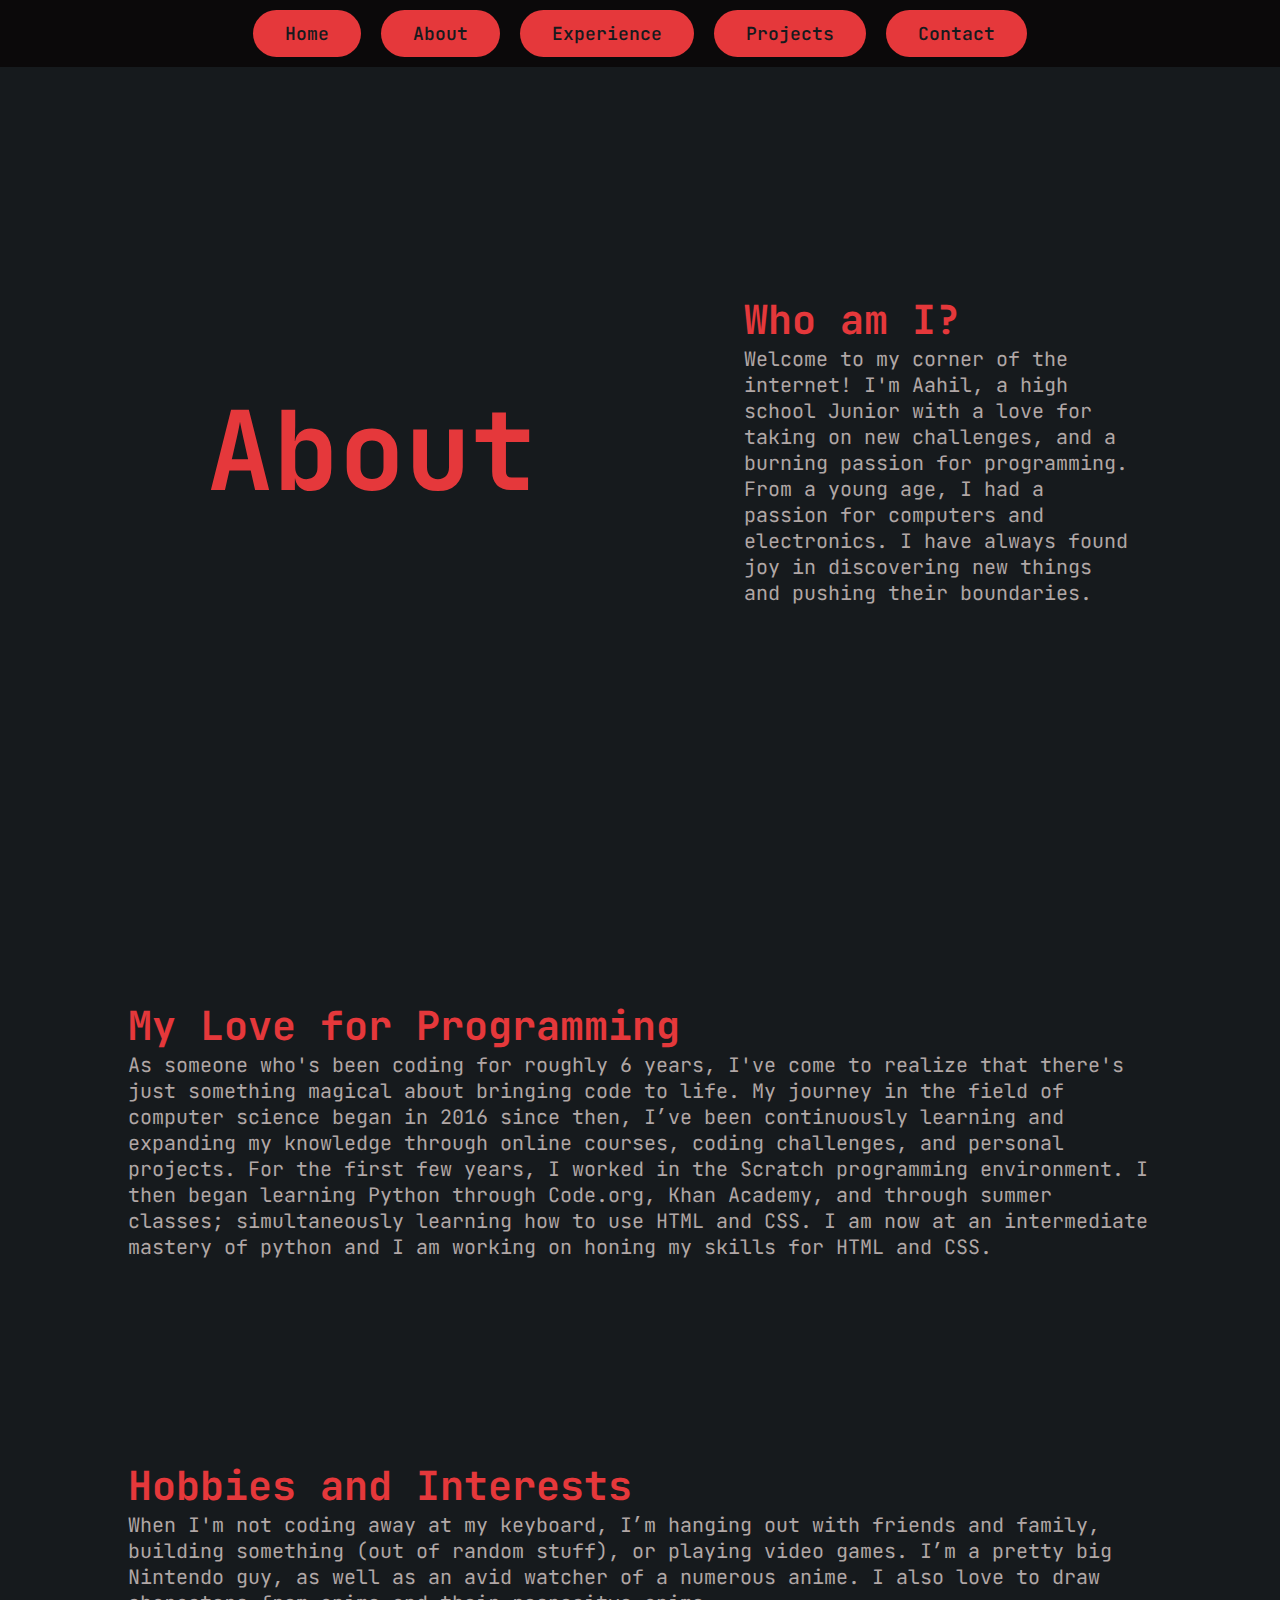
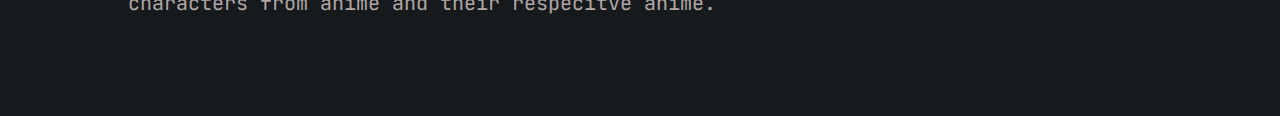
<file: about.html>
<!DOCTYPE html>
<html lang="en" prefix="og: https://ogp.me/ns#">

    <head>
        <meta charset="UTF-8">
        <meta http-equiv="X-UA-Compatible" content="IE=edge">
        <meta name="viewport" content="width=device-width, initial-scale=1.0">
        <!-- These are for embed popups, e.g. discord integration. -->
        <meta charset="UTF-8">
        <meta property="og:title" content="The007Programmer" />
        <meta property="og:image" href="img/logo.jpg" />
        <meta name="author" content="The007Programmer">
        <meta property="og:type" content="website" />
        <meta property="og:description"
            content="Hi!, I'm The007Programmer. High-School Junior, Programmer and Web-Developer." />
        <meta property="og:url" content="https://The007Programmer.github.io" />
        <meta property="og:site_name" content="The007Programmer" />
        <link rel="stylesheet" href="/assets/styles/global.css">
        <link rel="stylesheet" href="/assets/styles/about.css">
        <link rel="icon" type="image/x-icon" href="/assets/img/glitchedpfp.gif">
        <title>About</title>
    </head>

    <body>
        <!-- Navbar -->
        <nav>
            <!-- i put the button tag inside <a href> so that i could have it redirect to a page within this folder. -->
            <a href="index.html" class="button">Home</a>
            <a href="about.html" class="button">About</a>
            <a href="experience.html" class="button">Experience</a>
            <a href="projects.html" class="button">Projects</a>
            <a href="contact.html" class="button">Contact</a>
        </nav>

        <section id="about-landing">
            <h1 id="about-header">About</h1>
            <div id="about-side-container">
                <h3>Who am I?</h3>
                <p>Welcome to my corner of the internet! I'm Aahil, a high school Junior with a love for taking on new challenges, and a burning passion for programming. From a young age, I had a passion for computers and electronics. I have always found joy in discovering new things and pushing their boundaries.</p>
            </div>
        </section>

        <!-- 1st chunk -->
        <section id="why-program">
            <div id="why-program-container">
                <h3>My Love for Programming</h3>
                <p>As someone who's been coding for roughly 6 years, I've come to realize that there's just something magical about bringing code to life. My journey in the field of computer science began in 2016 since then, I’ve been continuously learning and expanding my knowledge through online courses, coding challenges, and personal projects. For the first few years, I worked in the Scratch programming environment. I then began learning Python through Code.org, Khan Academy, and through summer classes; simultaneously learning how to use HTML and CSS. I am now at an intermediate mastery of python and I am working on honing my skills for HTML and CSS.</p>
            </div>
        </section>

        <!-- some image between this and 2nd chunk -->
        <!-- <img src=""> -->

        <section id="hobbies">
            <div id="hobbies-container">
                <h3>Hobbies and Interests</h3>
                <p>When I'm not coding away at my keyboard, I’m hanging out with friends and family, building something (out of random stuff), or playing video games. I’m a pretty big Nintendo guy, as well as an avid watcher of a numerous anime. I also love to draw characters from anime and their respecitve anime.</p>
            </div>
        </section>

    </body>

</html>
</file>
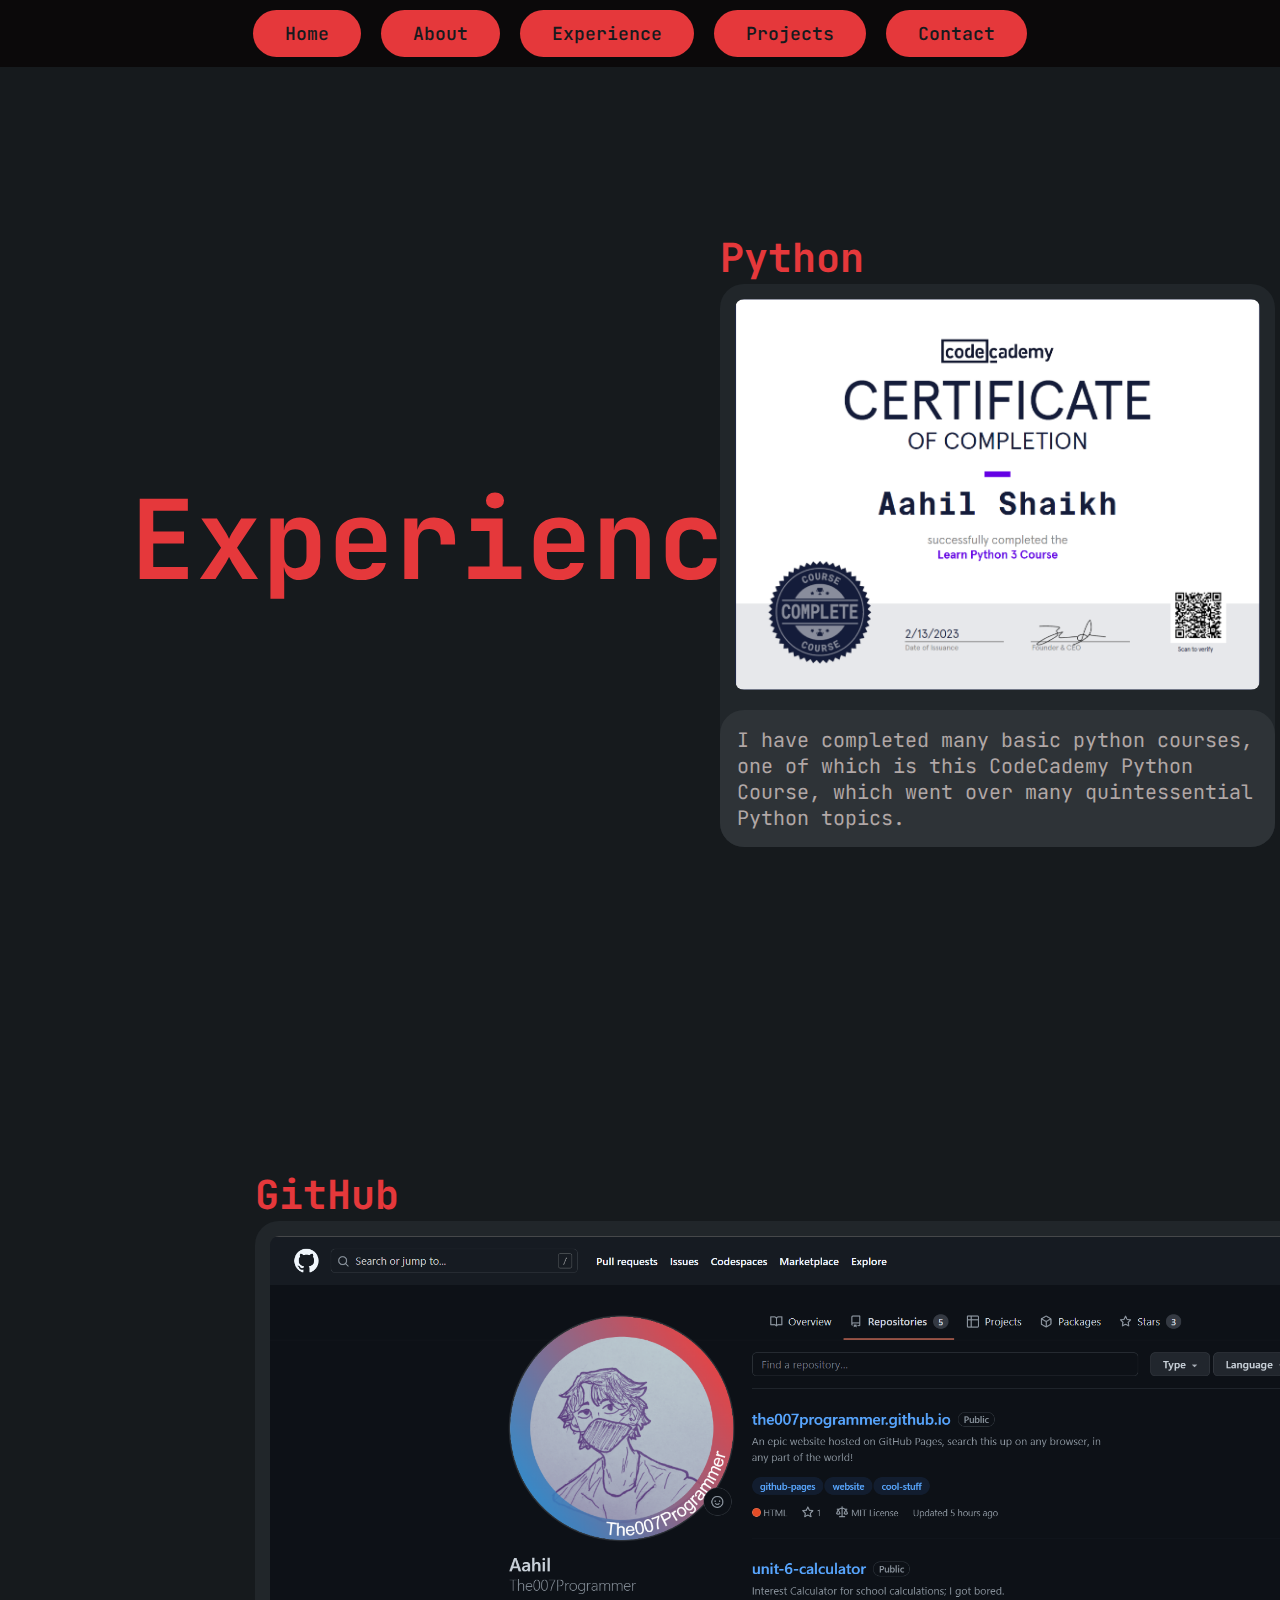
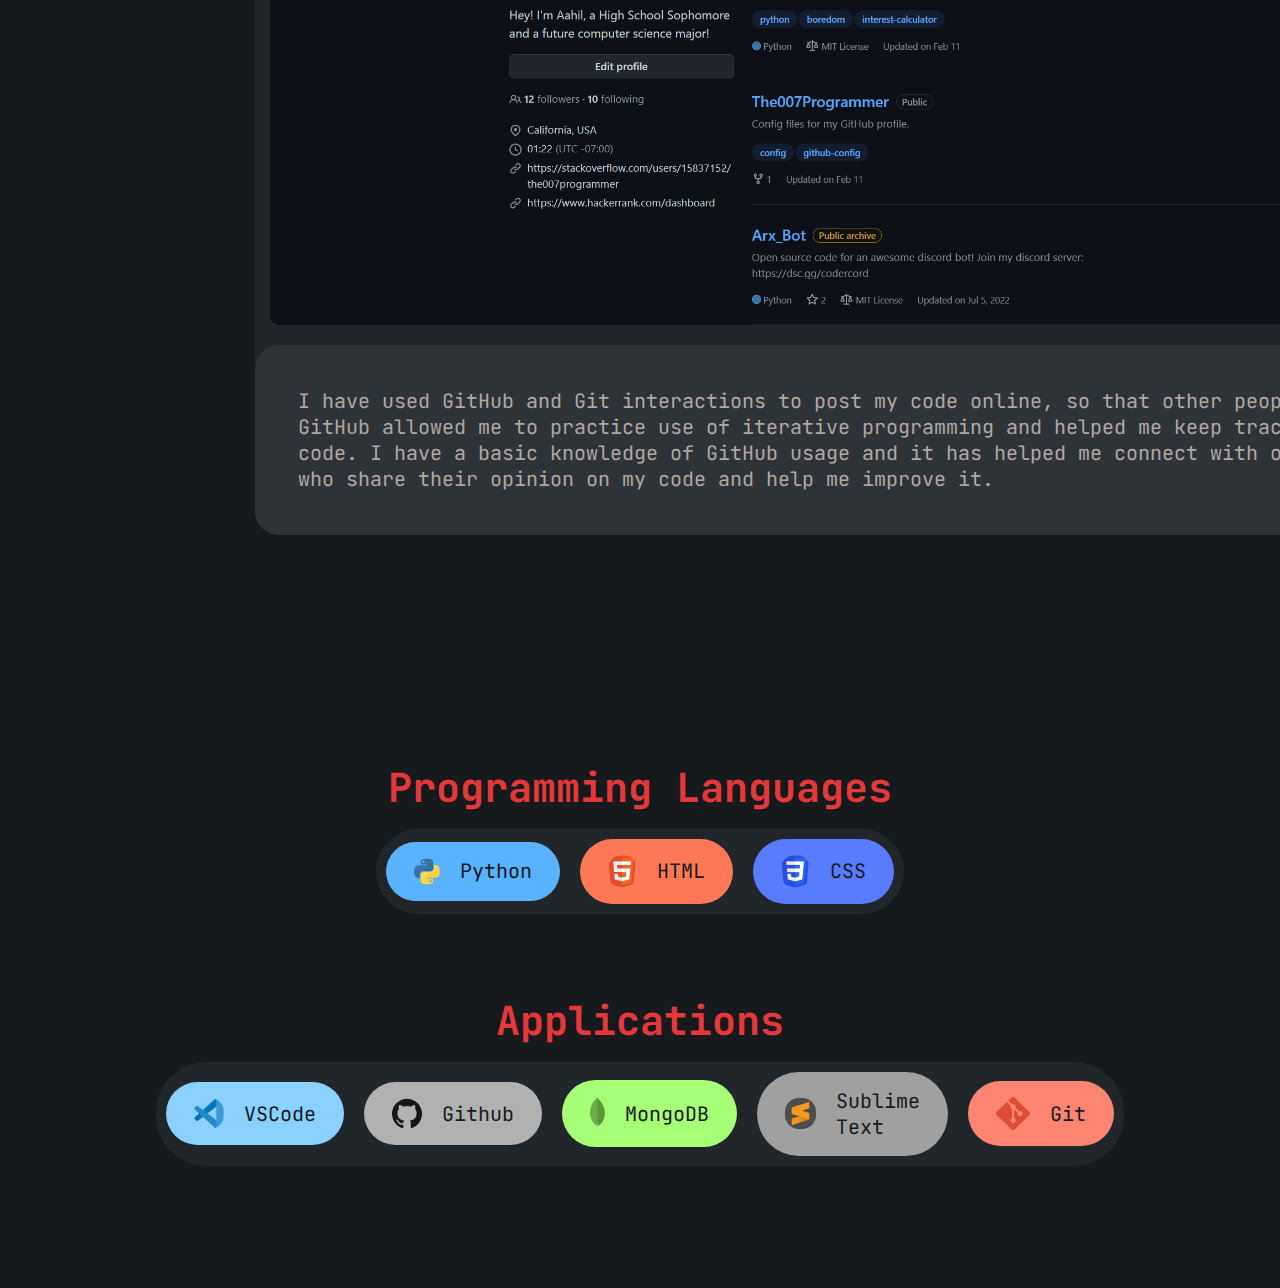
<file: experience.html>
<!DOCTYPE html>
<html lang="en" prefix="og: https://ogp.me/ns#">

    <head>
        <meta charset="UTF-8">
        <meta http-equiv="X-UA-Compatible" content="IE=edge">
        <meta name="viewport" content="width=device-width, initial-scale=1.0">
        <!-- These are for embed popups, e.g. discord integration. -->
        <meta charset="UTF-8">
        <meta property="og:title" content="The007Programmer" />
        <meta property="og:image" href="img/logo.jpg" />
        <meta name="author" content="The007Programmer">
        <meta property="og:type" content="website" />
        <meta property="og:description"
            content="Hi!, I'm The007Programmer. High-School Junior, Programmer and Web-Developer." />
        <meta property="og:url" content="https://The007Programmer.github.io" />
        <meta property="og:site_name" content="The007Programmer" />
        <link rel="stylesheet" href="/assets/styles/global.css">
        <link rel="stylesheet" href="/assets/styles/experience.css">
        <link rel="icon" type="image/x-icon" href="/assets/img/glitchedpfp.gif">
        <title>Experience</title>
    </head>

    <body>
        <!-- Navbar -->
        <nav>
            <!-- i put the button tag inside <a href> so that i could have it redirect to a page within this folder. -->
            <a href="index.html" class="button">Home</a>
            <a href="about.html" class="button">About</a>
            <a href="experience.html" class="button">Experience</a>
            <a href="projects.html" class="button">Projects</a>
            <a href="contact.html" class="button">Contact</a>
        </nav>

        <section id="exp-landing">
            <h1 id="exp-header">Experience</h1>
            <div id="exp-python-container">
                <h3>Python</h3>
                <div id="python-card">
                    <img src="/assets/img/python-cert.png" alt="My Python Certification from Codecademy's premium course.">
                    <div id="py-text-container">
                        <p>I have completed many basic python courses, one of which is this CodeCademy Python Course, which went over many quintessential Python topics.</p>
                    </div>
                </div>
            </div>
        </section>

        <section id="github">
            <!-- the actual text and card -->
            <div id="github-container">
                <h3>GitHub</h3>
                <!-- the image and text -->
                <div id="github-card">
                    <img src="/assets/img/github2.png" alt="My GitHub repositories.">
                    <!-- container for the text -->
                    <div id="git-text-container">
                        <p>I have used GitHub and Git interactions to post my code online, so that other people could see and review it. GitHub allowed me to practice use of iterative programming and helped me keep track and compare versions of my code. I have a basic knowledge of GitHub usage and it has helped me connect with other like-minded programmers who share their opinion on my code and help me improve it.</p>
                    </div>
                </div>
            </div>
        </section>

        <!-- the whole info section -->
        <section id="information">
            <!-- just langs and sub parts -->
            <div id="experience-container">
                <h3>Programming Languages</h3>
                <div id="button-group">
                    <a href="https://www.python.org/" class="information-button" style="background-color: #59B3FF;">
                        <img src="/assets/img/icons/python.png"><p>Python</p>
                    </a>
                    <a href="https://developer.mozilla.org/en-US/docs/Learn/HTML/" class="information-button" style="background-color: #FF7856;">
                        <img src="/assets/img/icons/html.png"><p>HTML</p>
                    </a>
                    <a href="https://developer.mozilla.org/en-US/docs/Web/CSS/" class="information-button" style="background-color: #597BFF;">
                        <img src="/assets/img/icons/css.png"><p>CSS</p>
                    </a>
                </div>
            </div>
            <div id="experience-container">
                <h3>Applications</h3>
                <div id="button-group">
                    <a href="https://code.visualstudio.com/" class="information-button" style="background-color: #8AD1FF;">
                        <img src="/assets/img/icons/vscode.png"><p>VSCode</p>
                    </a>
                    <a href="https://github.com/" class="information-button" style="background-color: #B1B1B1;">
                        <img src="/assets/img/icons/github.png"><p>Github</p>
                    </a>
                    <a href="https://www.mongodb.com/" class="information-button" style="background-color: #A7FF76;">
                        <img src="/assets/img/icons/mongo.png"><p>MongoDB</p>
                    </a>
                    <a href="https://www.sublimetext.com/" class="information-button" style="background-color: #A0A0A0;">
                        <img src="/assets/img/icons/sublime.png"><p>Sublime Text</p>
                    </a>
                    <a href="https://git-scm.com/" class="information-button" style="background-color: #FF8573;">
                        <img src="/assets/img/icons/git.png"><p>Git</p>
                    </a>
                </div>
            </div>
        </section>

    </body>

</html>
</file>
<file: assets/styles/global.css>
@import url('https://fonts.googleapis.com/css2?family=JetBrains+Mono:wght@400;500,600;700&display=swap');
* {
    margin: 0;
    padding: 0;
    font-family: 'JetBrains Mono', monospace;
    text-decoration: none;
}

html{
    background-color: #161A1D;
}

nav{
    width: 100%;
    background-color: #0B090A;
    text-align: center;
    display: flex;
    position: fixed;
    justify-content: center;
    font-weight: lighter;
    font-size: large;
}

.button{
    background-color: #E5383B;
    border-radius: 50px;
    box-sizing: border-box;
    margin: 10px;
    display: flex;
    flex-direction: row;
    /* justify content for centering items */
    justify-content: center;
    align-items: center;
    /* padding for top and left right; top bottom */
    padding: 12px 32px;
    font-weight: 550;
    font-size: large;
    color: #161A1D;
}

/* custom scrollbar */
::-webkit-scrollbar{
    width: 15px;
}
::-webkit-scrollbar-thumb{
    background: #E5383B;
}
::-webkit-scrollbar-thumb:hover {
    background: #B1A7A6;
}
::-webkit-scrollbar-track{
    background-color: #0B090A;

}
</file>
<file: assets/styles/about.css>
*{
    margin: 0;
    padding: 0;
    font-family: 'JetBrains Mono', monospace;
    text-decoration: none;
}

h3{
    color: #E5383B;
    font-size: 40px;
}

p{
    color: #B1A7A6;
    font-size: 20px;
}

h3, p{
    line-height: 130%;
}

/* landing page for about */
#about-landing{
    display: flex;
    justify-content: space-evenly;
    align-content: center;
    align-items: center;
    height: 100vh;
}

#about-header{
    width: 50%;
    text-align: center;
    color: #E5383B;
    font-size: 110px;
}

#about-side-container{
    width: 30%;
    padding-right: 100px;
}

/* 1st chunk of about */
#why-program{
    display: flex;
    justify-content: space-evenly;
    align-content: center;
    align-items: center;
    /* height: 100vh; */
}

#why-program-container{
    width: 80%;
    padding: 100px;
}

/* 2nd chunk of about */
#hobbies{
    display: flex;
    justify-content: space-evenly;
    align-content: center;
    align-items: center;
    /* height: 100vh; */
}

#hobbies-container{
    width: 80%;
    padding: 100px;
}
</file>
<file: assets/styles/experience.css>
*{
    margin: 0;
    padding: 0;
    font-family: 'JetBrains Mono', monospace;
    text-decoration: none;
}

section{
    display: flex;
    justify-content: space-evenly;
    align-content: center;
    align-items: center;
    display: flex;
    padding: 7%;
    
}

h3{
    color: #E5383B;
    font-size: 40px;
}

p{
    color: #B1A7A6;
    font-size: 20px;
}

h3, p{
    line-height: 130%;
}

/* landing page for experience */
#exp-landing{
    height: 100vh;
}

#exp-header{
    width: 50%;
    text-align: center;
    color: #E5383B;
    font-size: 110px;
}

#exp-python-container{
    width: 30%;
    padding-right: 100px;
}

#python-card{
    background: #21262A;
    box-sizing: border-box;
    border-radius: 24px;
    justify-content: center;
    align-items: center;
    display: flex, vertical;
    width: min-content;
}

#python-card img{
    padding: 15px;
    border-radius: 24px;
    width: 525px;
    height: 375 px;
}

#py-text-container{
    background: #2E3337;
    box-sizing: border-box;
    border-radius: 24px;
    justify-content: center;
    align-items: center;
    display: flex;
    width: 100%;
}

#py-text-container p{
    padding: 3% 3%;
}

/* github section */
#github{
    flex-direction: column;
}

#github-container{
    width: 70%;
}

#github-card{
    background: #21262A;
    box-sizing: border-box;
    border-radius: 24px;
    justify-content: center;
    align-items: center;
    display: flex, vertical;
    width: min-content;
}

#github-card img{
    padding: 15px;
    border-radius: 24px;
    width: 1400px;
    height: 900 px;
}

#git-text-container{
    background: #2E3337;
    box-sizing: border-box;
    border-radius: 24px;
    justify-content: center;
    align-items: center;
    display: flex;
    width: 100%;
}

#git-text-container p{
    padding: 3% 3%;
}

/* information */
#information{
    flex-direction: column;
}

#experience-container{
    width:100%;
    display: flex;
    flex-direction: column;
    align-items: center;
    padding: 3%;
}

#experience-container h3{
    padding: 15px;
}

#button-group{
    background: #21262A;
    box-sizing: border-box;
    border-radius: 50px;
    justify-content: center;
    align-items: center;
    display: flex;
    width: min-content;
}

#button-group p{
    color: #161A1D !important;
}

.information-button{
    border-radius: 50px;
    box-sizing: border-box;
    margin: 10px;
    display: flex;
    flex-direction: row;
    /* justify content for centering items */
    justify-content: center;
    align-items: center;
    /* padding for top and left right; top bottom */
    color: #161A1D;
    padding: 6px 18px;
}

.information-button img{
    padding: 10px;
    border-radius: 24px;
}

.information-button p{
    padding: 10px;
}
</file>
